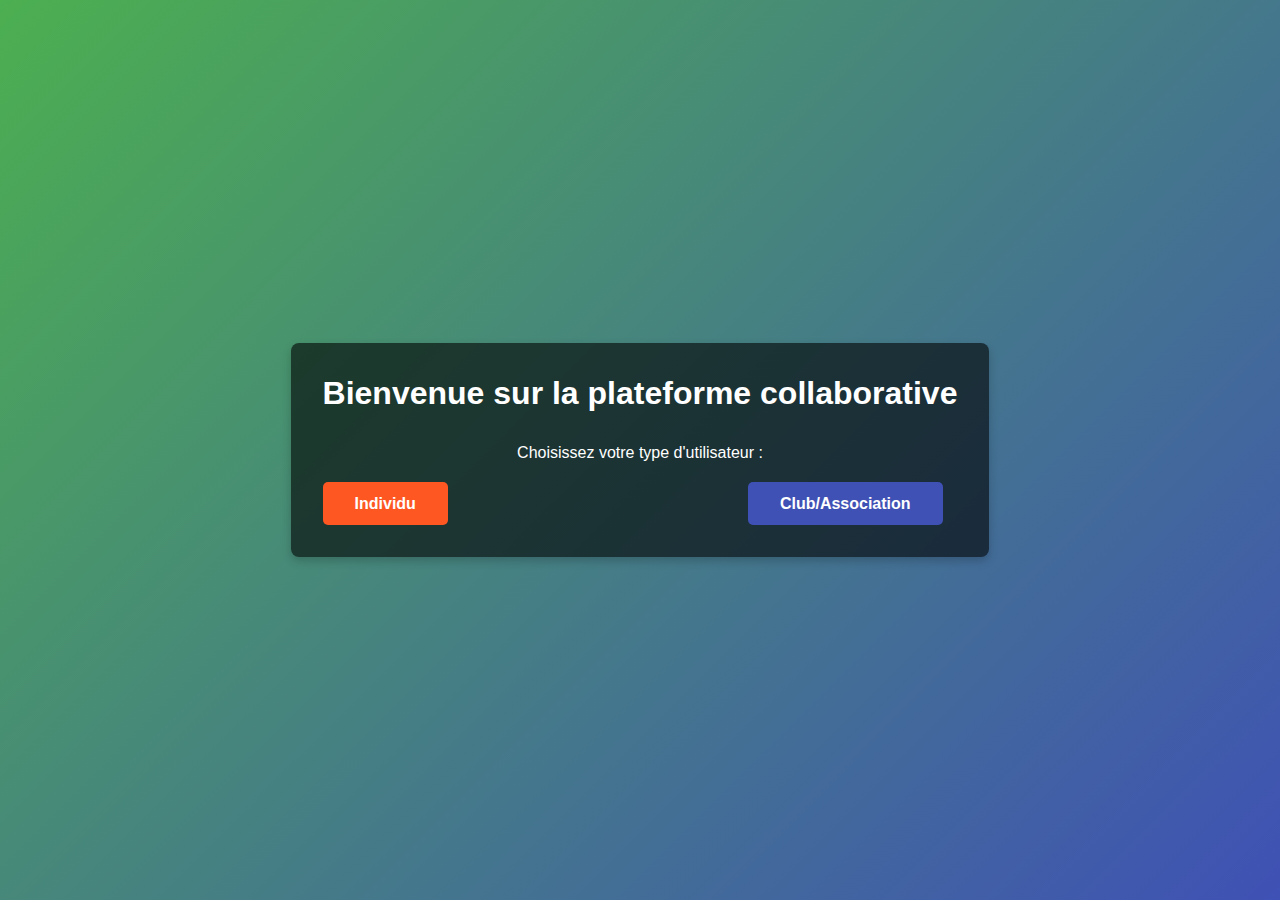
<file: example/index.html>
<!DOCTYPE html>
<html lang="fr">
<head>
  <meta charset="UTF-8">
  <meta name="viewport" content="width=device-width, initial-scale=1.0">
  <title>Plateforme Collaborative</title>
  <link rel="stylesheet" href="style.css">
</head>
<body>
  <div class="container">
    <h1>Bienvenue sur la plateforme collaborative</h1>
    <p>Choisissez votre type d'utilisateur :</p>
    <div class="buttons">
      <button id="individu-btn" onclick="selectUserType('individu')">Individu</button>
      <button id="club-btn" onclick="selectUserType('club')">Club/Association</button>
    </div>
    
    <!-- Conteneur du formulaire d'inscription -->
    <div class="form-container" id="form-container">
      <h2>Inscription</h2>
      <p id="user-type-text"></p>
      <form>
        <input type="text" placeholder="Nom d'utilisateur" required>
        <input type="email" placeholder="Adresse email" required>
        <input type="password" placeholder="Mot de passe" required>
        <button type="submit">S'inscrire</button>
      </form>
      <button onclick="closeForm()">Annuler</button>
    </div>
  </div>
  <script src="script.js"></script>
</body>
</html>
</file>
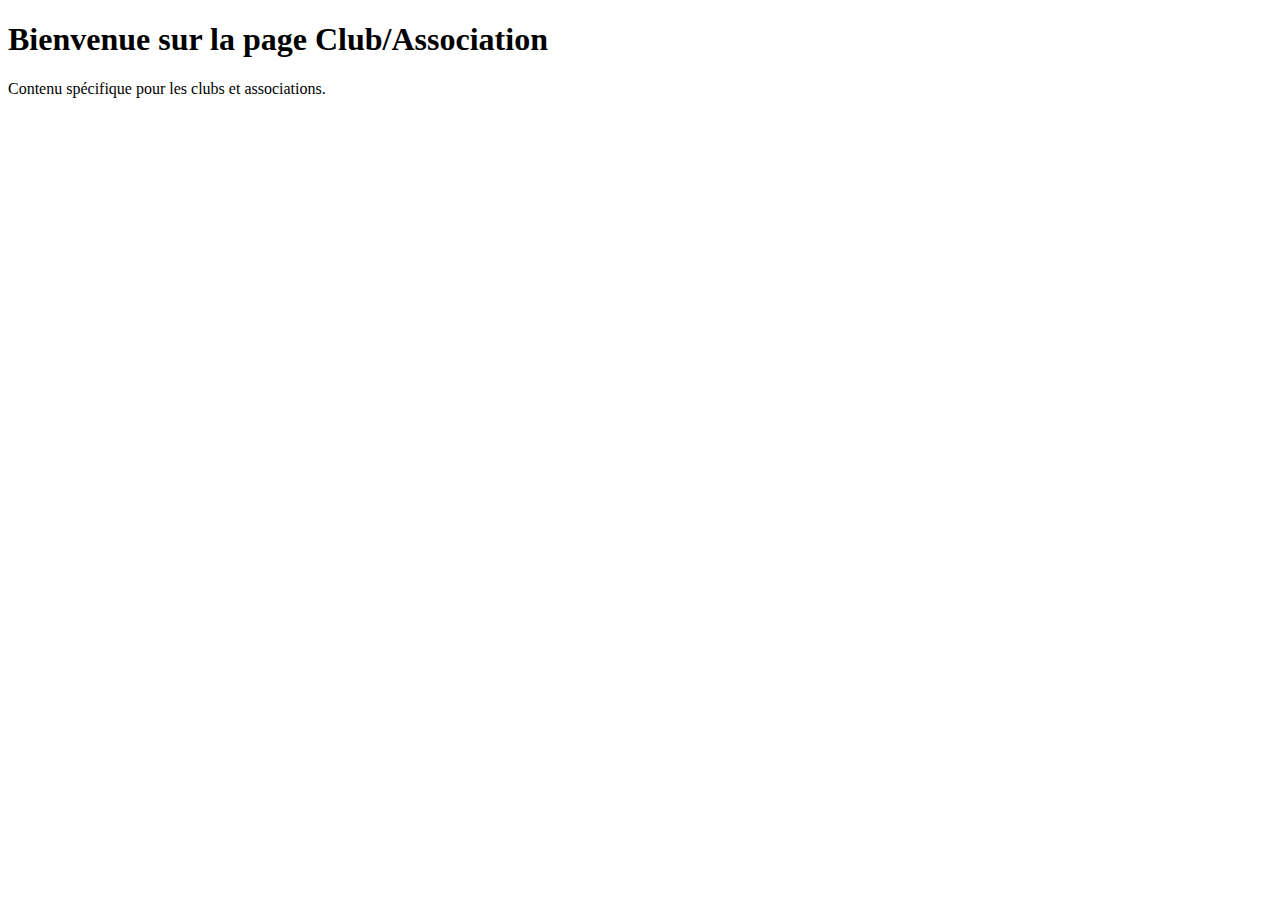
<file: example/club.html>
<!DOCTYPE html>
<html lang="fr">
<head>
  <meta charset="UTF-8">
  <meta name="viewport" content="width=device-width, initial-scale=1.0">
  <title>Page Club/Association</title>
</head>
<body>
  <h1>Bienvenue sur la page Club/Association</h1>
  <p>Contenu spécifique pour les clubs et associations.</p>
</body>
</html>
</file>
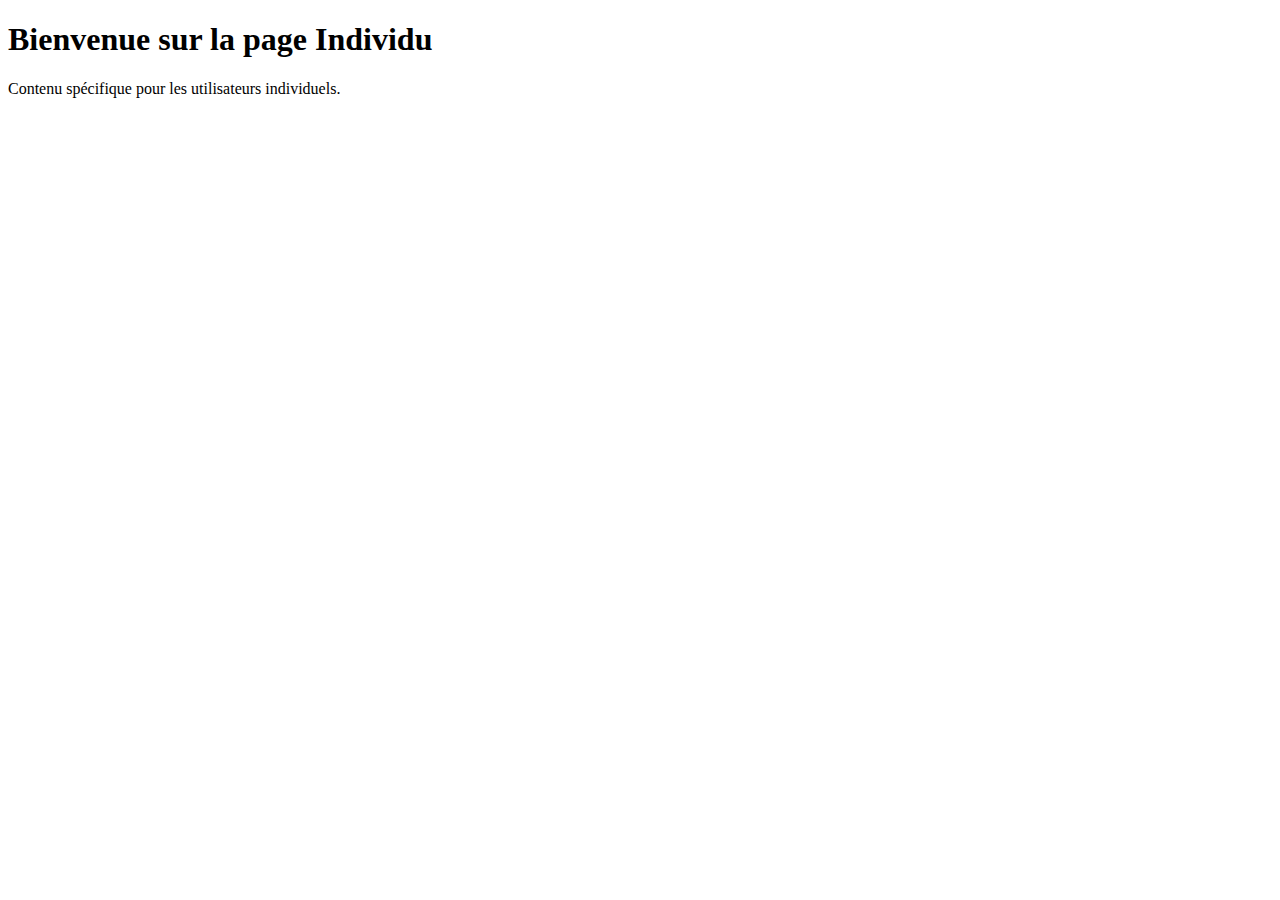
<file: example/individu.html>
<!DOCTYPE html>
<html lang="fr">
<head>
  <meta charset="UTF-8">
  <meta name="viewport" content="width=device-width, initial-scale=1.0">
  <title>Page Individu</title>
</head>
<body>
  <h1>Bienvenue sur la page Individu</h1>
  <p>Contenu spécifique pour les utilisateurs individuels.</p>
</body>
</html>
</file>
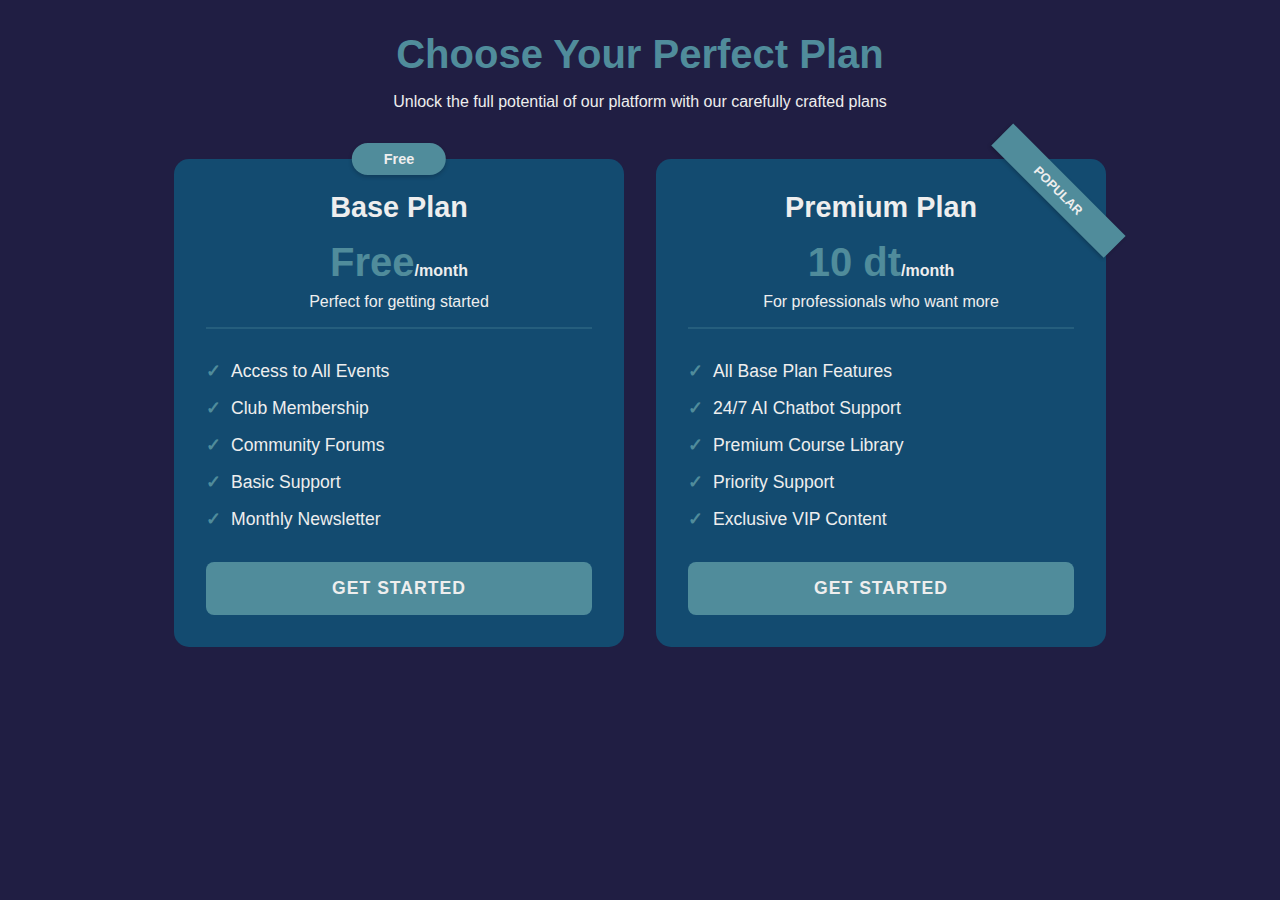
<file: swaf/hackathon/template/Saas.html>
<!DOCTYPE html>
<html lang="en">
<head>
    <meta charset="UTF-8">
    <meta name="viewport" content="width=device-width, initial-scale=1.0">
    <title>SaaS Pricing Plans</title>
    <style>
        * {
            margin: 0;
            padding: 0;
            box-sizing: border-box;
            font-family: 'Segoe UI', Tahoma, Geneva, Verdana, sans-serif;
        }

        body {
            background-color: #201E43;
            color: #EEEEEE;
            min-height: 100vh;
            display: flex;
            flex-direction: column;
            align-items: center;
            padding: 2rem;
        }

        .header {
            text-align: center;
            margin-bottom: 3rem;
            width: 100%;
            max-width: 800px;
        }

        .header h1 {
            font-size: 2.5rem;
            margin-bottom: 1rem;
            color: #508C9B;
        }

        .pricing-container {
            display: flex;
            justify-content: center;
            gap: 2rem;
            width: 100%;
            max-width: 1000px;
            margin: 0 auto;
        }

        .plan-card {
            background: #134B70;
            border-radius: 15px;
            padding: 2rem;
            flex: 1;
            max-width: 450px;
            min-width: 300px;
            height: fit-content;
            transition: transform 0.3s ease, box-shadow 0.3s ease;
            position: relative;
        }

        .plan-card:hover {
            transform: translateY(-10px);
            box-shadow: 0 10px 20px rgba(0,0,0,0.2);
        }

        .plan-header {
            text-align: center;
            margin-bottom: 2rem;
            padding-bottom: 1rem;
            border-bottom: 2px solid rgba(80, 140, 155, 0.3);
        }

        .plan-name {
            font-size: 1.8rem;
            color: #EEEEEE;
            margin-bottom: 1rem;
        }

        .plan-price {
            font-size: 2.5rem;
            color: #508C9B;
            margin-bottom: 0.5rem;
            font-weight: bold;
        }

        .plan-price span {
            font-size: 1rem;
            color: #EEEEEE;
        }

        .features-list {
            list-style: none;
            margin-bottom: 2rem;
        }

        .features-list li {
            margin-bottom: 1rem;
            display: flex;
            align-items: center;
            font-size: 1.1rem;
        }

        .features-list li::before {
            content: '✓';
            color: #508C9B;
            margin-right: 10px;
            font-weight: bold;
        }

        .cta-button {
            display: block;
            width: 100%;
            padding: 1rem;
            background: #508C9B;
            color: #EEEEEE;
            border: none;
            border-radius: 8px;
            font-size: 1.1rem;
            cursor: pointer;
            transition: all 0.3s ease;
            font-weight: bold;
            text-transform: uppercase;
            letter-spacing: 1px;
        }

        .cta-button:hover {
            background: #EEEEEE;
            color: #201E43;
        }

        .premium-feature {
            display: none;
            margin-top: 1.5rem;
            padding: 1.5rem;
            background: rgba(80, 140, 155, 0.1);
            border-radius: 8px;
            border: 1px solid rgba(80, 140, 155, 0.3);
        }

        .premium-feature h3 {
            color: #508C9B;
            margin-bottom: 1rem;
        }

        .premium-feature ul {
            list-style: none;
        }

        .premium-feature ul li {
            margin-bottom: 0.5rem;
            padding-left: 1rem;
            position: relative;
        }

        .premium-feature ul li::before {
            content: '•';
            color: #508C9B;
            position: absolute;
            left: 0;
        }

        .show-premium {
            display: block;
            animation: fadeIn 0.5s ease;
        }

        @keyframes fadeIn {
            from { opacity: 0; transform: translateY(10px); }
            to { opacity: 1; transform: translateY(0); }
        }

        .popular-badge {
            position: absolute;
            top: 1rem;
            right: -2rem;
            background: #508C9B;
            color: #EEEEEE;
            padding: 0.5rem 3rem;
            transform: rotate(45deg);
            font-size: 0.8rem;
            font-weight: bold;
            box-shadow: 0 2px 4px rgba(0,0,0,0.2);
        }

        .save-badge {
            position: absolute;
            top: -1rem;
            left: 50%;
            transform: translateX(-50%);
            background: #508C9B;
            color: #EEEEEE;
            padding: 0.5rem 2rem;
            border-radius: 20px;
            font-size: 0.9rem;
            font-weight: bold;
            box-shadow: 0 2px 4px rgba(0,0,0,0.2);
        }

        @media (max-width: 900px) {
            .pricing-container {
                flex-direction: column;
                align-items: center;
            }

            .plan-card {
                width: 100%;
                margin-bottom: 2rem;
            }
        }
    </style>
</head>
<body>
    <div class="header">
        <h1>Choose Your Perfect Plan</h1>
        <p>Unlock the full potential of our platform with our carefully crafted plans</p>
    </div>

    <div class="pricing-container">
        <div class="plan-card">
            <div class="save-badge">Free</div>
            <div class="plan-header">
                <h2 class="plan-name">Base Plan</h2>
                <div class="plan-price">Free<span>/month</span></div>
                <p>Perfect for getting started</p>
            </div>
            <ul class="features-list">
                <li>Access to All Events</li>
                <li>Club Membership</li>
                <li>Community Forums</li>
                <li>Basic Support</li>
                <li>Monthly Newsletter</li>
            </ul>
            <button class="cta-button" onclick="showBasePlanFeatures(); window.location.href='/chatbot';">Get Started</button>
            <div class="premium-feature" id="base-features">
                <h3>Included Events & Clubs</h3>
                <ul>
                    <li>Weekly Networking Meetups</li>
                    <li>Monthly Professional Workshops</li>
                    <li>Industry Networking Events</li>
                    <li>Career Development Sessions</li>
                </ul>
            </div>
        </div>

        <div class="plan-card">
            <div class="popular-badge">POPULAR</div>
            <div class="plan-header">
                <h2 class="plan-name">Premium Plan</h2>
                <div class="plan-price">10 dt<span>/month</span></div>
                <p>For professionals who want more</p>
            </div>
            <ul class="features-list">
                <li>All Base Plan Features</li>
                <li>24/7 AI Chatbot Support</li>
                <li>Premium Course Library</li>
                <li>Priority Support</li>
                <li>Exclusive VIP Content</li>
            </ul>
            <button class="cta-button" onclick="showBasePlanFeatures(); window.location.href='/course';">Get Started</button>
            <div class="premium-feature" id="premium-features">
                <h3>Premium Benefits</h3>
                <ul>
                    <li>Advanced AI Learning Assistant</li>
                    <li>200+ Professional Courses</li>
                    <li>VIP Event Access</li>
                    <li>1-on-1 Mentoring Sessions</li>
                </ul>
            </div>
        </div>
    </div>

    <script>
        function showPremiumFeatures() {
            const premiumFeatures = document.getElementById('premium-features');
            premiumFeatures.classList.toggle('show-premium');
        }

        function showBasePlanFeatures() {
            const baseFeatures = document.getElementById('base-features');
            baseFeatures.classList.toggle('show-premium');
        }

        // Enhanced hover effects
        const planCards = document.querySelectorAll('.plan-card');
        planCards.forEach(card => {
            card.addEventListener('mouseenter', () => {
                card.style.transform = 'translateY(-10px)';
                card.style.boxShadow = '0 10px 20px rgba(0,0,0,0.2)';
            });
            
            card.addEventListener('mouseleave', () => {
                card.style.transform = 'translateY(0)';
                card.style.boxShadow = 'none';
            });
        });
    </script>
</body>
</html>
</file>
<file: example/style.css>
* {
    margin: 0;
    padding: 0;
    box-sizing: border-box;
  }
  
  body {
    font-family: Arial, sans-serif;
    display: flex;
    align-items: center;
    justify-content: center;
    min-height: 100vh;
    background: linear-gradient(135deg, #4CAF50, #3F51B5);
    color: #fff;
  }
  
  .container {
    text-align: center;
    padding: 2em;
    background-color: rgba(0, 0, 0, 0.6);
    border-radius: 8px;
    box-shadow: 0px 4px 10px rgba(0, 0, 0, 0.2);
  }
  
  h1 {
    font-size: 2em;
    margin-bottom: 1em;
  }
  
  .buttons {
    display: flex;
    gap: 300px;
    margin-top: 20px;
  }
  
  button {
    padding: 0.8em 2em;
    font-size: 1em;
    font-weight: bold;
    color: #fff;
    background-color: #3F51B5;
    border: none;
    border-radius: 5px;
    cursor: pointer;
    transition: background-color 0.3s;
  }
  
  button:hover {
    background-color: #283593;
  }
  
  #individu-btn {
    background-color: #FF5722;
  }
  
  #individu-btn:hover {
    background-color: #E64A19;
  }
  
  /* Styles pour le conteneur du formulaire d'inscription */
  .form-container {
    position: fixed;
    top: 0;
    right: -100%;
    width: 300px;
    height: 100%;
    background-color: #fff;
    color: #333;
    box-shadow: -5px 0 10px rgba(0, 0, 0, 0.2);
    padding: 2em;
    display: flex;
    flex-direction: column;
    align-items: center;
    justify-content: center;
    transition: right 0.4s ease;
  }
  
  .form-container h2 {
    margin-bottom: 1em;
  }
  
  .form-container input {
    margin-bottom: 1em;
    padding: 0.5em;
    width: 100%;
    border: 1px solid #ddd;
    border-radius: 4px;
  }
  
  .form-container button[type="submit"] {
    padding: 0.6em 1em;
    background-color: #4CAF50;
    color: #fff;
    border: none;
    border-radius: 4px;
    cursor: pointer;
  }
  
  .form-container button[type="submit"]:hover {
    background-color: #388E3C;
  }
  
  /* Bouton d'annulation */
  .form-container button:last-child {
    margin-top: 1em;
    background-color: #f44336;
    color: #fff;
    border: none;
    padding: 0.5em 1em;
    border-radius: 4px;
    cursor: pointer;
  }
  
  .form-container button:last-child:hover {
    background-color: #d32f2f;
  }
  
  /* Style pour faire glisser le formulaire à l'écran */
  .form-container.show {
    right: 0;
  }
</file>
